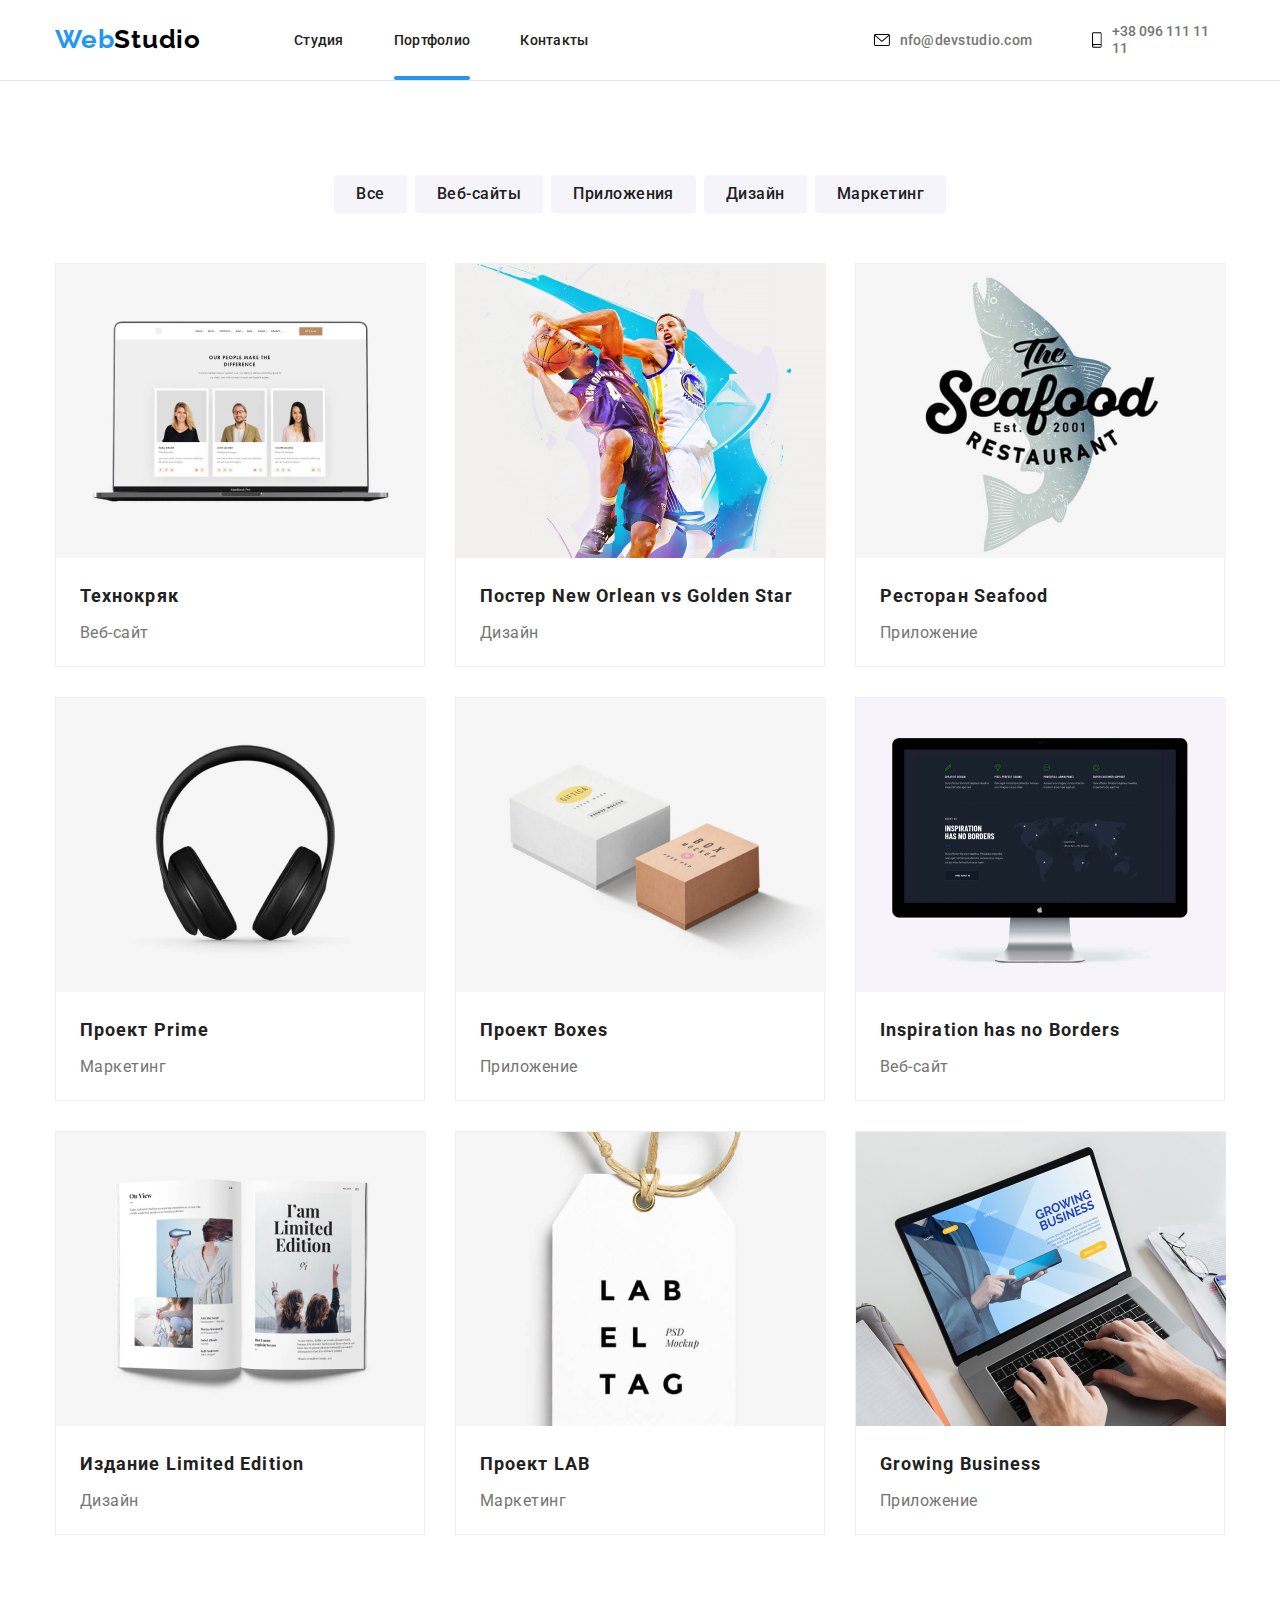
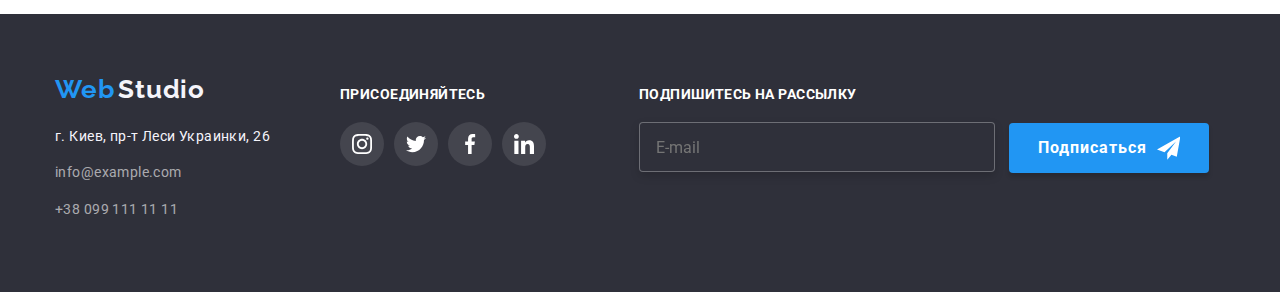
<file: portfolio.html>
<!DOCTYPE html>
<html lang="ru">
<head>
    <meta charset="UTF-8">
    <meta http-equiv="X-UA-Compatible" content="IE=edge">
    <meta name="viewport" content="width=device-width, initial-scale=1.0">
    <title>WebStudio</title>
    <link rel="stylesheet" href="https://cdnjs.cloudflare.com/ajax/libs/modern-normalize/1.1.0/modern-normalize.min.css">
    <link rel="stylesheet" href="./css/main.min.css">
    
    <link rel="preconnect" href="https://fonts.googleapis.com">
    <link rel="preconnect" href="https://fonts.gstatic.com" crossorigin>
    <link href="https://fonts.googleapis.com/css2?family=Raleway:wght@700&family=Roboto:wght@400;500;700;900&display=swap" rel="stylesheet">  
</head>
<body>
    <header class="page-header">
        <div class="conteiner page-header_conteiner">
         
            <a href="index.html" class="logo logo--accent is-open"><span class="web web--accent">Web</span>Studio</a>
      
    
            <div class="menu-conteiner">     
    
               <button type="button"
                class="menu-button js-open-menu"
                aria-expanded="false"
                aria-controls="mobile-menu"
                    data-menu-button>
                    <svg 
                         width="40px" 
                         height="40px"
                         aria-label="переключатель мобильного меню"
                    >
                            <!-- <use class="icon-menu" href="./img/SVG/icons.svg#close-menu"></use> -->
                            <use class="icon-close" href="./img/SVG/icons.svg#menu"></use>
                              
    
                    </svg>
                </button>
            </div>
    
                <div class="mobile-menu js-menu-container" id="mobile-menu">
    
                    <button type="button"
                    class="overlay-button js-close-menu"
                    aria-expanded="false"
                    aria-controls="mobile-menu"
                        data-menu-button>
                        <svg 
                             width="40px" 
                             height="40px"
                             aria-label="переключатель мобильного меню"
                        >
                                <use class="icon-menu" href="./img/SVG/icons.svg#close-menu"></use>
                                <!-- <use class="icon-close" href="./img/SVG/icons.svg#menu"></use> -->
                                  
        
                        </svg>
                    </button>   
    
                    <nav class="conteiner-nav"> 
                        <ul class="site-nav list">
                             <li class="site-nav_item">
                                 <a class="site-nav_link"  href="index.html">Студия</a>
                             </li>
                             <li class="site-nav_item">
                                 <a class="site-nav_link site-nav_link--activ current" href="portfolio.html">Портфолио</a>
                             </li>
                             <li class="site-nav_item">
                                 <a class="site-nav_link" href="#">Контакты</a>
                             </li>
                        </ul>
                    </nav>
                    <ul class="list-contacts list">
                <li class="list-contacts__item">
                    <a class="list-contacts__register" href="mailto:nfo@devstudio.com">
                        <svg class="list-contacts__mail">
                            <use href="./img/SVG/icons.svg#envelope"></use>
                        </svg> 
                        nfo@devstudio.com
                    </a>
                </li>
                <li class="list-contacts__item">
                   <a class="list-contacts__phone" href="tel:+380961111111">
                        <svg class="list-contacts__tell">
                            <use href="./img/SVG/icons.svg#smartphone"></use>
                        </svg> 
                        +38 096 111 11 11
                    </a>
                </li>
                     </ul>
    
                     <ul class="social-network">
    
                        <li class="social-network__item"><a href="#" class="social-network__text">Instagram</a></li>
                        <li class="social-network__item"><a href="#" class="social-network__text">Twitter</a></li>
                        <li class="social-network__item"><a href="#" class="social-network__text">Facebook</a></li>
                        <li class="social-network__item"><a href="#" class="social-network__text">LinkedIn</a></li>
                    </ul>
    
        
    
    
                </div>
    
                
       
    </div>
    </header>
    
    

<main>
    <section class="section-examples">
        <div class="conteiner">
            <ul class="button-conteiner">
                <li class="button-conteiner__item"><button class="button-conteiner__bar" type="button">Все</button></li>
                <li class="button-conteiner__item"><button class="button-conteiner__bar" type="button">Веб-сайты</button></li>
                <li class="button-conteiner__item"><button class="button-conteiner__bar" type="button">Приложения</button></li>
                <li class="button-conteiner__item"><button class="button-conteiner__bar" type="button">Дизайн</button></li>
                <li class="button-conteiner__item"><button class="button-conteiner__bar" type="button">Маркетинг</button></li>
            </ul>
     
            <ul class="examples-conteiner">
                <li class="examples-conteiner__border">
                    <div class="examples-conteiner__img">
                        <img 
                         srcset="./img/Технокряк@2x.jpg 2x"
                         src="./img/Технокряк.jpg"
                         class="examples-conteiner__picture"
                         alt="Веб-сайт">
                            <div class="examples-conteiner__overlay">
                                <div class="examples-conteiner__item">
                                    <p class="examples-conteiner__paragraph"> Ресурс предлагает комплексные предложения с разным уровнем функционала и сервисов. Все это позволит посетителю получить исчерпывающие сведения о компании или частном лице</p>
                                </div>
                            </div>
                    </div>  

                    <div class="examples-table">   
                        <h3 class="examples-table__title">Технокряк</h3>
                        <p class="examples-table__text">Веб-сайт</p>
                    </div>
                </li>
           
                <li class="examples-conteiner__border">
                    <div class="examples-conteiner__img">
                        <img 
                         srcset="./img/Постер@2x.jpg 2x"
                         src="./img/Постер.jpg"
                         class="examples-conteiner__picture"
                         alt="Дизайн">
                            <div class="examples-conteiner__overlay">
                                <div class="examples-conteiner__item">
                                    <p class="examples-conteiner__paragraph"> Ресурс предлагает комплексные предложения с разным уровнем функционала и сервисов. Все это позволит посетителю получить исчерпывающие сведения о компании или частном лице</p>   
                                </div>
                            </div>
                    </div>  

                    <div class="examples-table">
                        <h3 class="examples-table__title">Постер New Orlean vs Golden Star</h3>
                        <p class="examples-table__text">Дизайн</p>
                    </div>
                </li>

                <li class="examples-conteiner__border">
                    <div class="examples-conteiner__img">
                        <img 
                            srcset="./img/Ресторан@2x.jpg 2x"
                            src="./img/Ресторан.jpg"
                            class="examples-conteiner__picture"
                            alt="Приложение" >
                            <div class="examples-conteiner__overlay">
                                <div class="examples-conteiner__item">
                                    <p class="examples-conteiner__paragraph"> Ресурс предлагает комплексные предложения с разным уровнем функционала и сервисов. Все это позволит посетителю получить исчерпывающие сведения о компании или частном лице</p>
                                </div>
                            </div>
                    </div>
                    <div class="examples-table">
                        <h3 class="examples-table__title">Ресторан Seafood</h3>
                        <p class="examples-table__text">Приложение</p>
                    </div>
                </li>

                <li class="examples-conteiner__border">
                    <div class="examples-conteiner__img">
                        <img
                            srcset="./img/prime@2x.jpg 2x"
                            src="./img/prime.jpg"
                            class="examples-conteiner__picture"
                            alt="Маркетинг" >
                            <div class="examples-conteiner__overlay">
                                <div class="examples-conteiner__item">
                                    <p class="examples-conteiner__paragraph"> Ресурс предлагает комплексные предложения с разным уровнем функционала и сервисов. Все это позволит посетителю получить исчерпывающие сведения о компании или частном лице</p>
                                </div>
                            </div>
                    </div>
                    <div class="examples-table">
                        <h3 class="examples-table__title">Проект Prime</h3>
                        <p class="examples-table__text">Маркетинг</p>
                    </div>
                </li>

                <li class="examples-conteiner__border">
                    <div class="examples-conteiner__img">
                        <img
                             srcset="./img/boxes@2x.jpg 2x"
                             src="./img/boxes.jpg"
                             class="examples-conteiner__picture"
                             alt="Приложение" >
                            <div class="examples-conteiner__overlay">
                                <div class="examples-conteiner__item">
                                    <p class="examples-conteiner__paragraph"> Ресурс предлагает комплексные предложения с разным уровнем функционала и сервисов. Все это позволит посетителю получить исчерпывающие сведения о компании или частном лице</p>
                                </div>
                            </div>
                    </div>
                    <div class="examples-table">
                        <h3 class="examples-table__title">Проект Boxes</h3>
                        <p class="examples-table__text">Приложение</p>
                    </div>
                </li>

                <li class="examples-conteiner__border">
                    <div class="examples-conteiner__img">
                        <img 
                            srcset="./img/Borders@2x.jpg 2x"
                            src="./img/Borders.jpg"
                            class="examples-conteiner__picture"
                            alt="Веб-сайт">
                            <div class="examples-conteiner__overlay">
                                <div class="examples-conteiner__item">
                                <p class="examples-conteiner__paragraph"> Ресурс предлагает комплексные предложения с разным уровнем функционала и сервисов. Все это позволит посетителю получить исчерпывающие сведения о компании или частном лице</p>
                                </div>
                            </div>
                    </div>
                    <div class="examples-table">
                        <h3 class="examples-table__title">Inspiration has no Borders</h3>
                        <p class="examples-table__text">Веб-сайт</p>
                    </div>
                </li>

                <li class="examples-conteiner__border">
                    <div class="examples-conteiner__img">
                        <img 
                            srcset="./img/Издание@2x.jpg 2x"
                            src="./img/Издание.jpg"
                            class="examples-conteiner__picture"
                            alt="Дизайн">
                            <div class="examples-conteiner__overlay">
                                <div class="examples-conteiner__item">
                                    <p class="examples-conteiner__paragraph"> Ресурс предлагает комплексные предложения с разным уровнем функционала и сервисов. Все это позволит посетителю получить исчерпывающие сведения о компании или частном лице</p>
                                </div>
                            </div>
                    </div>
                    <div class="examples-table">
                        <h3 class="examples-table__title">Издание Limited Edition</h3>
                        <p class="examples-table__text">Дизайн</p>
                    </div>
                </li>

                <li class="examples-conteiner__border">
                    <div class="examples-conteiner__img">
                        <img
                        srcset="./img/Проект@2x.jpg 2x"
                        src="./img/Проект.jpg"
                        class="examples-conteiner__picture" 
                        alt="Маркетинг">
                            <div class="examples-conteiner__overlay">
                                <div class="examples-conteiner__item">
                                    <p class="examples-conteiner__paragraph"> Ресурс предлагает комплексные предложения с разным уровнем функционала и сервисов. Все это позволит посетителю получить исчерпывающие сведения о компании или частном лице</p>
                                </div>
                            </div>
                    </div>
                    <div class="examples-table">
                        <h3 class="examples-table__title">Проект LAB</h3>
                        <p class="examples-table__text">Маркетинг</p>
                    </div>
                </li>

                <li class="examples-conteiner__border">
                    <div class="examples-conteiner__img">
                        <img 
                          srcset="./img/Business@2x.jpg 2x"
                          src="./img/Business.jpg"
                          class="examples-conteiner__picture" 
                          alt="Приложение">
                            <div class="examples-conteiner__overlay">
                                <div class="examples-conteiner__item">
                                    <p class="examples-conteiner__paragraph"> Ресурс предлагает комплексные предложения с разным уровнем функционала и сервисов. Все это позволит посетителю получить исчерпывающие сведения о компании или частном лице</p>
                                </div>
                            </div>
                    </div>
                    <div class="examples-table">
                        <h3 class="examples-table__title">Growing Business</h3>
                        <p class="examples-table__text">Приложение</p>
                   </div>
                </li>
            </ul>
        </div>
    </section>
</main>

<footer class="section-footer">
    <div class="section-footer__box conteiner">
        <div class="section-footer__conteiner">

             <div class="footer-aside">

                 <div class="box-logo footer_logo">
                     <span class="web web--color">Web</span> <span class="logo logo--color">Studio</span>
                 </div>
                 <address class="footer-address"> 
                     <p class="address">г. Киев, пр-т Леси Украинки, 26</p>
                         <ul class="footer-items">
                             <li class="footer-items__item">
                                <a class="footer-items__contact" href="mailto:info@example.com">info@example.com</a>
                             </li>
                             <li class="footer-items__item">
                                 <a class="footer-items__contact" href="tel:+380991111111">+38 099 111 11 11</a>
                             </li>
                         </ul>
                 </address>
             </div>
     
             <div class="footer-networks">
    
            <div class="footer-networks__holder">
                <h3 class="footer-networks__title">присоединяйтесь</h3>
                    <ul class="box">
                        <li>
                            <a href="#"  class="box__button box__button--color">
                                <svg class="box__icon box__icon--color">
                                    <use href="./img/SVG/icons.svg#instagram"></use>
                                </svg>  
                            </a>
                        </li>
                        <li>
                            <a href="#"  class="box__button box__button--color">
                                <svg class="box__icon box__icon--color">
                                    <use href="./img/SVG/icons.svg#twitter"></use>
                                </svg>  
                            </a>
                        </li>
                        <li>
                            <a href="#"  class="box__button box__button--color">
                                <svg class="box__icon box__icon--color">
                                    <use href="./img/SVG/icons.svg#facebook"></use>
                                </svg>  
                            </a>
                        </li>
                        <li>
                            <a href="#"  class="box__button box__button--color">
                                <svg class="box__icon box__icon--color">
                                    <use href="./img/SVG/icons.svg#linkedin"></use>
                                </svg>  
                            </a>
                        </li>
                    </ul>
            </div>
             </div>

       </div>

        <div class="footer-subscribe">
            <h3 class="footer-subscribe__title">Подпишитесь на рассылку</h3>
                <form>
                    <input type="email" name="email" id="email" placeholder="E-mail" class="footer-subscribe__email">
                    <button type="submit" class="footer-subscribe__button">
                        <span class="footer-subscribe__text">Подписаться</span>
                            <svg class="footer-subscribe__icon">
                                <use href="./img/SVG/icons.svg#iconsend"></use>
                          </svg>
                    </button>
                </form>
        </div>

    </div>
</footer>

<script src="./js/menu.js"></script> 
</body>
</html>
</file>
<file: css/main.min.css>
html{box-sizing:border-box}*,*::before,*::after{box-sizing:inherit}ol,ul,li{margin:0;padding:0}h1,h2,h3,h4,h5,h6{margin:0;padding:0}p{margin:0;padding:0}a{display:inline-block}body{font-family:"Roboto",sans-serif;background-color:#fff}body.modal-open{overflow:hidden}.conteiner{padding-left:15px;padding-right:15px;margin-left:auto;margin-right:auto}@media screen and (min-width: 480px){.conteiner{width:480px}}@media screen and (min-width: 768px){.conteiner{width:768px}}@media screen and (min-width: 1200px){.conteiner{width:1200px}}.web{font-family:"Raleway";font-style:normal;font-weight:700;font-size:26px;line-height:1.2;letter-spacing:.03em;color:#2196f3;text-decoration:none}.logo{font-family:"Raleway";font-style:normal;font-weight:700;font-size:26px;line-height:1.2;letter-spacing:.03em;color:#000;text-decoration:none;transition:color 250ms cubic-bezier(0.4, 0, 0.2, 1)}.examples-conteiner,.button-conteiner,.section-clients__list,.section-team__list,.section-post__item,.footer-items,.list-contacts,.site-nav{list-style:none}.page-header{border-bottom:1px solid #e5e5e5;position:relative}@media screen and (max-width: 767px){.page-header_conteiner{display:flex;align-items:center;justify-content:space-between;height:60px}}@media screen and (min-width: 768px){.page-header_conteiner{display:flex;align-items:center;height:80px}}@media screen and (min-width: 1200px){.page-header_conteiner{display:flex;align-items:center;height:80px}}.logo--accent:hover,.logo--accent:focus{color:#2196f3}@media screen and (min-width: 768px){.site-nav{display:block;display:flex;align-items:center;margin-left:69px;margin-bottom:0px}}@media screen and (min-width: 1200px){.site-nav{display:block;display:flex;align-items:center;margin-left:93px}}.site-nav_link{display:block;font-style:normal;font-weight:500;font-size:14px;line-height:1.2;letter-spacing:.02em;color:#212121;text-decoration:none;transition:color 250ms cubic-bezier(0.4, 0, 0.2, 1)}.site-nav_link:hover,.site-nav_link:focus{color:#2196f3}@media screen and (max-width: 767px){.site-nav_link{font-size:40px}}@media screen and (min-width: 768px){.site-nav_link{padding-bottom:32px;padding-top:32px}}@media screen and (max-width: 767px){.site-nav_link--activ{color:#2196f3}}.site-nav_item{position:relative}@media screen and (max-width: 767px){.site-nav_item{margin-bottom:37px}}@media screen and (min-width: 768px){.site-nav_item+.site-nav_item{margin-left:50px}}.current:after{position:absolute;display:block;content:" ";width:100%;height:4px;border-radius:2px;background-color:#2196f3;bottom:0;left:0}@media screen and (max-width: 767px){.current:after{display:none}}@media screen and (max-width: 767px){.list-contacts{display:flex;flex-direction:column-reverse;margin-bottom:64px}}@media screen and (min-width: 768px){.list-contacts{display:flex;flex-flow:column;gap:10px;margin-left:84px}}@media screen and (min-width: 1200px){.list-contacts{display:flex;flex-direction:revert;align-items:center;margin-left:285px}}@media screen and (min-width: 1200px){.list-contacts__item+.list-contacts__item{margin-left:50px}}.list-contacts__register{display:flex;font-style:normal;font-weight:500;font-size:14px;line-height:1.2;letter-spacing:.02em;color:#757575;text-decoration:none;align-items:center;transition:color 250ms cubic-bezier(0.4, 0, 0.2, 1)}@media screen and (min-width: 1200px){.list-contacts__register{justify-content:center}}.list-contacts .list-contacts__register:hover,.list-contacts .list-contacts__register:focus{color:#2196f3}.list-contacts__register:hover,.list-contacts__register:focus{color:#2196f3}@media screen and (max-width: 767px){.list-contacts__register{font-size:24px}}.list-contacts__phone{display:flex;font-style:normal;font-weight:500;font-size:14px;line-height:1.2;color:#757575;text-decoration:none;align-items:center;transition:color 250ms cubic-bezier(0.4, 0, 0.2, 1)}.list-contacts__phone:hover,.list-contacts__phone:focus{color:#2196f3}@media screen and (min-width: 1200px){.list-contacts__phone{justify-content:center}}@media screen and (max-width: 767px){.list-contacts__phone{font-size:34px;margin-bottom:32px;color:#2196f3}}.list-contacts__mail{width:16px;height:12px;margin-right:10px;cursor:pointer;transition:fill 250ms cubic-bezier(0.4, 0, 0.2, 1)}.list-contacts__mail:hover,.list-contacts__mail:focus{fill:#2196f3}.list-contacts__register:hover .list-contacts__mail,.list-contacts__register:focus .list-contacts__mail{fill:#2196f3}@media screen and (max-width: 767px){.list-contacts__mail{display:none}}.list-contacts__tell{width:10px;height:16px;margin-right:10px;cursor:pointer;transition:fill 250ms cubic-bezier(0.4, 0, 0.2, 1)}.list-contacts__tell:hover,.list-contacts__tell:focus{fill:#2196f3}.list-contacts__phone:hover .list-contacts__tell,.list-contacts__phone:focus .list-contacts__tell{fill:#2196f3}@media screen and (max-width: 767px){.list-contacts__tell{display:none}}.section-footer{padding-top:60px;padding-bottom:60px;background-color:#2f303a}@media screen and (min-width: 1200px){.section-footer__box{display:flex}}@media screen and (min-width: 480px){.section-footer__conteiner{display:block}}@media screen and (min-width: 768px){.section-footer__conteiner{display:flex;justify-content:space-around}}@media screen and (min-width: 1200px){.section-footer__conteiner{display:flex;justify-content:space-around}}@media screen and (max-width: 767px){.footer-aside{display:block}}@media screen and (min-width: 768px){.footer-aside{text-align:center}}@media screen and (min-width: 1200px){.footer-aside{display:block;text-align:left}}.web--color{color:#2196f3}.logo--color{color:#f5f4fa}.footer_logo{margin-left:auto;margin-right:auto;margin-bottom:20px}@media screen and (max-width: 767px){.footer_logo{text-align:center}}@media screen and (max-width: 767px){.footer-items__item{margin-left:auto;margin-right:auto}}@media screen and (min-width: 1200px){.footer-items__item{text-align:left}}.footer-networks{display:flex;margin-top:12px;justify-content:center}@media screen and (min-width: 1200px){.footer-networks{display:flex;margin-left:70px}}.footer-networks__holder{display:block}@media screen and (max-width: 767px){.footer-networks__holder{margin-bottom:70px}}.footer-networks__title{font-style:normal;font-weight:700;font-size:14px;line-height:1.2;letter-spacing:.03em;text-transform:uppercase;color:#fff;margin-bottom:20px}@media screen and (max-width: 767px){.footer-networks__title{text-align:center}}@media screen and (min-width: 768px){.footer-networks__title{text-align:center}}@media screen and (min-width: 1200px){.footer-networks__title{text-align:left}}.box{display:flex;width:206px;height:44px;list-style:none;margin-left:auto;margin-right:auto;justify-content:space-between}.box__button{border:none;width:44px;height:44px;padding:12px;background-color:#fff;border-radius:120px;cursor:pointer;transition:background-color 250ms cubic-bezier(0.4, 0, 0.2, 1)}.box__button:hover,.box__button:focus{background-color:#2196f3}.box__button--color{background-color:rgba(255,255,255,.1)}.box__icon{width:20px;height:20px;cursor:pointer;fill:#afb1b8;transition:fill 250ms cubic-bezier(0.4, 0, 0.2, 1)}.box__icon:hover,.box__icon:focus{fill:#fff}.box__button:hover .box__icon,.box__button:focus .box__icon{fill:#fff}.box__icon--color{fill:#fff}.footer-subscribe{display:block;margin-top:12px;margin-bottom:20px;padding:0;height:150px}@media screen and (min-width: 1200px){.footer-subscribe{display:block;width:570px;height:86px;margin-left:93px}}.footer-subscribe__title{font-style:normal;font-weight:700;font-size:14px;line-height:1.2;letter-spacing:.03em;text-transform:uppercase;margin-bottom:20px;color:#fff}@media screen and (max-width: 767px){.footer-subscribe__title{text-align:center}}@media screen and (min-width: 768px){.footer-subscribe__title{text-align:center}}@media screen and (min-width: 1200px){.footer-subscribe__title{text-align:left}}.footer-subscribe__email{display:block;height:50px;border:1px solid rgba(255,255,255,.3);filter:drop-shadow(0px 4px 4px rgba(0, 0, 0, 0.15));border-radius:4px;background:#2f303a;padding-top:15px;padding-bottom:15px;padding-left:16px;color:rgba(255,255,255,.6)}@media screen and (max-width: 479px){.footer-subscribe__email{margin-left:auto;margin-right:auto;margin-bottom:20px;width:100%}}@media screen and (min-width: 480px){.footer-subscribe__email{width:450px;margin-bottom:20px}}@media screen and (min-width: 767px){.footer-subscribe__email{margin-left:auto;margin-right:auto;margin-bottom:20px}}@media screen and (min-width: 1200px){.footer-subscribe__email{display:inline-block;width:356px;margin-right:10px}}.footer-subscribe__button{align-items:center;justify-content:center;width:200px;height:50px;padding:10px 29px;background:#2196f3;box-shadow:0px 4px 4px rgba(0,0,0,.15);border-radius:4px;border:none;cursor:pointer;margin:0}@media screen and (max-width: 479px){.footer-subscribe__button{display:flex;margin-left:auto;margin-right:auto}}@media screen and (min-width: 480px){.footer-subscribe__button{display:flex;margin-left:auto;margin-right:auto}}@media screen and (min-width: 768px){.footer-subscribe__button{display:flex;margin-left:auto;margin-right:auto}}@media screen and (min-width: 1200px){.footer-subscribe__button{display:inline-flex}}.footer-subscribe__text{display:block;font-style:normal;font-weight:700;font-size:16px;line-height:1.9;letter-spacing:.06em;color:#fff;margin-right:10px}.footer-subscribe__icon{display:block;width:24px;height:24px;-o-object-fit:cover;object-fit:cover;background-size:cover;margin:0;bottom:0}.address{font-style:normal;font-weight:400;font-size:14px;line-height:1.7;letter-spacing:.03em;color:#f5f4fa;margin-bottom:9px}@media screen and (max-width: 767px){.address{text-align:center}}@media screen and (max-width: 767px){.footer-items{flex-direction:column;display:flex;margin-bottom:60px}}.footer-items__contact{font-style:normal;font-weight:400;font-size:14px;line-height:2;letter-spacing:.03em;color:rgba(255,255,255,.6);text-decoration:none;margin-bottom:9px;transition:color 250ms cubic-bezier(0.4, 0, 0.2, 1)}.footer-items__contact:hover,.footer-items__contact:focus{color:#2196f3}.conteiner-fon{max-width:1600px;margin-left:auto;margin-right:auto;background-image:linear-gradient(to right, rgba(85, 62, 62, 0.5), rgba(49, 40, 49, 0.5), rgba(55, 61, 55, 0.5)),url(../img/Fon.jpg);background-position:center;background-size:cover;background-repeat:no-repeat}@media(min-device-pixel-ratio),(-webkit-min-device-pixel-ratio: 2),(min-resolution: 2dppx),(min-resolution: 192dpi){.conteiner-fon{background-image:linear-gradient(to right, rgba(85, 62, 62, 0.5), rgba(49, 40, 49, 0.5), rgba(55, 61, 55, 0.5)),url(../img/Fon@2x.jpg)}}.section-hero{text-align:center}@media screen and (max-width: 387px){.section-hero{padding-top:112px;padding-bottom:112px}}@media screen and (min-width: 388px){.section-hero{padding-top:118px;padding-bottom:118px}}@media screen and (min-width: 1200px){.section-hero{padding-top:200px;padding-bottom:200px}}.section-hero__caption{margin-left:auto;margin-right:auto;margin-bottom:30px;font-style:normal;font-weight:900;font-size:44px;line-height:1.4;text-align:center;letter-spacing:.06em;text-transform:uppercase;color:#fff}@media screen and (max-width: 767px){.section-hero__caption{width:auto;font-size:26px}}@media screen and (min-width: 768px){.section-hero__caption{width:360px;font-size:26px}}@media screen and (min-width: 1200px){.section-hero__caption{width:696px;font-size:44px}}.section-hero__button{padding:10px 32px;font-style:normal;font-weight:700;font-size:16px;line-height:1.9;align-items:center;text-align:center;letter-spacing:.06em;color:#f5f4fa;background-color:#2196f3;min-width:200px;height:50px;border-radius:4px;cursor:pointer;border:rgba(0,0,0,0)}.section-hero__button:hover,.section-hero__button:focus{box-shadow:0px 4px 4px rgba(0,0,0,.15)}.section-post{text-align:center}@media screen and (max-width: 767px){.section-post{padding-bottom:60px;padding-top:60px}}@media screen and (min-width: 768px){.section-post__list{display:flex;flex-wrap:wrap;margin:-15px;padding-bottom:60px;padding-top:60px}}@media screen and (min-width: 1200px){.section-post__list{display:flex;margin:-15px;padding-bottom:94px;padding-top:94px}}.section-post__item{text-align:left;margin-bottom:30px}.section-post__item:last-child{margin-bottom:0px}@media screen and (min-width: 768px){.section-post__item{flex-basis:calc((100% - 60px)/2);margin:15px}}@media screen and (min-width: 1200px){.section-post__item{flex-basis:calc((100% - 120px)/4);margin:15px}}.section-post__conteiner{background-repeat:no-repeat;background-position:center;background-color:#f5f4fa;border-radius:4px;margin-bottom:30px;display:flex;justify-content:center;align-items:center;height:120px}.section-post__icon{width:70px;height:70px}.section-post__title{margin-bottom:10px;font-style:normal;font-weight:700;font-size:14px;line-height:1.2;letter-spacing:.03em;text-transform:uppercase;color:#212121}@media screen and (max-width: 767px){.section-post__title{text-align:center}}.section-post__text{font-style:normal;font-weight:400;font-size:14px;line-height:1.7;letter-spacing:.03em;color:#757575}.section-work{display:none}@media screen and (min-width: 1200px){.section-work{display:flex;padding-bottom:94px}}.section-work__caption{margin-bottom:50px;font-style:normal;font-weight:700;font-size:36px;line-height:1.2;text-align:center;letter-spacing:.03em;color:#212121}.section-work__conteiner{display:flex;gap:30px}.section-work__overlay{position:relative}.section-work__img{display:flex}.section-work__icon{width:100%}.section-work__tip{display:flex;width:100%;height:70px;background:rgba(47,48,58,.8);justify-content:center;align-items:center;position:absolute;bottom:0;left:0}.section-work__text{display:block;font-style:normal;font-weight:700;font-size:14px;line-height:1.2;text-align:center;letter-spacing:.03em;text-transform:uppercase;color:#fff}.section-team{padding-bottom:94px;padding-top:94px;margin-left:auto;margin-right:auto;background-color:#f5f4fa}@media screen and (max-width: 1199px){.section-team{padding-bottom:60px;padding-top:60px}}.section-team__caption{font-style:normal;font-weight:700;font-size:28px;line-height:1.2;text-align:center;letter-spacing:.03em;color:#212121;margin-bottom:30px}@media screen and (min-width: 1200px){.section-team__caption{font-size:36px;margin-bottom:50px}}@media screen and (min-width: 768px){.section-team__list{display:flex;flex-wrap:wrap;margin:-15px}}@media screen and (min-width: 1200px){.section-team__list{display:flex;flex-wrap:nowrap}}.section-team__subtitle{border:#fff;box-shadow:0px 1px 3px rgba(0,0,0,.12),0px 1px 1px rgba(0,0,0,.14),0px 2px 1px rgba(0,0,0,.2);border-radius:0px 0px 4px 4px;background:#fff;padding-bottom:24px}@media screen and (max-width: 767px){.section-team__subtitle{max-height:622px;margin-bottom:30px}.section-team__subtitle:last-child{margin-bottom:0px}}@media screen and (min-width: 768px){.section-team__subtitle{flex-basis:calc((100% - 60px)/2);margin:15px}}@media screen and (min-width: 1200px){.section-team__subtitle{justify-content:space-between}}.section-team__picture{margin-bottom:30px;width:100%}.section-team__name{margin-bottom:10px;font-style:normal;font-weight:500;font-size:16px;line-height:1.2;text-align:center;letter-spacing:.03em;color:#212121}.section-team__job{margin-bottom:16px;font-family:"Roboto";font-style:normal;font-weight:400;font-size:16px;line-height:1.2;text-align:center;letter-spacing:.03em;color:#757575}@media screen and (max-width: 1199px){.section-clients{padding-bottom:60px;padding-top:60px}}@media screen and (min-width: 1200px){.section-clients{padding-top:94px;padding-bottom:113px}}.section-clients__caption{font-style:normal;font-weight:700;font-size:28px;line-height:1.2;text-align:center;letter-spacing:.03em;color:var(--primary-text-color);margin-bottom:30px}@media screen and (min-width: 1200px){.section-clients__caption{font-size:36px;margin-bottom:50px}}.section-clients__subtitle{display:flex;list-style:none;border:1px solid #afb1b8;border-radius:4px;align-items:center;cursor:pointer;justify-content:center;height:92px;transition:border-color 250ms cubic-bezier(0.4, 0, 0.2, 1)}.section-clients__subtitle:hover,.section-clients__subtitle:focus{border-color:#2196f3}.section-clients__list{display:flex;flex-wrap:wrap;margin:-15px}@media screen and (min-width: 768px){.section-clients__list{display:flex;flex-wrap:wrap;margin:-15px}}@media screen and (min-width: 1200px){.section-clients__list{display:flex;flex-wrap:wrap;margin:-15px}}.section-clients__item{flex-basis:calc((100% - 60px)/2);margin:15px}@media screen and (min-width: 768px){.section-clients__item{flex-basis:calc((100% - 90px)/3);margin:15px}}@media screen and (min-width: 1200px){.section-clients__item{flex-basis:calc((100% - 180px)/6);margin:15px}}.section-clients__logo{display:block;width:106px;height:60px;fill:#afb1b8;cursor:pointer;transition:fill 250ms cubic-bezier(0.4, 0, 0.2, 1)}.section-clients__subtitle:hover .section-clients__logo,.section-clients__subtitle:focus .section-clients__logo{fill:#2196f3}@media screen and (max-width: 767px){.section-examples{padding-top:60px;padding-bottom:60px}}@media screen and (min-width: 768px){.section-examples{padding-top:60px;padding-bottom:60px}}@media screen and (min-width: 1200px){.section-examples{padding-top:94px;padding-bottom:94px}}@media screen and (max-width: 767px){.button-conteiner{display:flex;margin-bottom:40px;flex-wrap:wrap}}@media screen and (min-width: 768px){.button-conteiner{display:flex;justify-content:center;margin-bottom:30px;flex-wrap:wrap}}@media screen and (min-width: 1200px){.button-conteiner{display:flex;justify-content:center;margin-bottom:50px;flex-wrap:wrap}}@media screen and (min-width: 768px){.button-conteiner__item+.button-conteiner__item{margin-left:8px}}@media screen and (min-width: 1200px){.button-conteiner__item+.button-conteiner__item{margin-left:8px}}.button-conteiner__bar{min-width:73px;font-family:"Roboto";font-style:normal;font-weight:500;font-size:16px;line-height:1.6;text-align:center;letter-spacing:.03em;cursor:pointer;background-color:#f5f4fa;color:#212121;border:rgba(0,0,0,0);border-radius:4px;transition:background-color 250ms cubic-bezier(0.4, 0, 0.2, 1),color 250ms cubic-bezier(0.4, 0, 0.2, 1),box-shadow 250ms cubic-bezier(0.4, 0, 0.2, 1)}.button-conteiner__bar:focus,.button-conteiner__bar:hover{background-color:#2196f3;color:#f5f4fa;box-shadow:0 10px 10px -5px rgba(0,0,0,.3)}@media screen and (max-width: 767px){.button-conteiner__bar{flex-basis:calc((100% - 48px)/3);margin:8px;padding:6px 22px}}@media screen and (min-width: 768px){.button-conteiner__bar{padding:6px 22px}}@media screen and (min-width: 768px){.examples-conteiner{display:flex;flex-wrap:wrap;margin:-15px}}@media screen and (min-width: 1200px){.examples-conteiner{display:flex;flex-wrap:wrap;margin:-15px}}.examples-conteiner__border{height:404px;width:450px;border:1px solid #eee;cursor:pointer;transition:box-shadow 250ms cubic-bezier(0.4, 0, 0.2, 1);margin-bottom:30px}.examples-conteiner__border:hover{box-shadow:0px 1px 1px rgba(0,0,0,.12),0px 4px 4px rgba(0,0,0,.06),1px 4px 6px rgba(0,0,0,.16)}@media screen and (max-width: 767px){.examples-conteiner__border{height:404px;width:100%}}@media screen and (min-width: 768px){.examples-conteiner__border{flex-basis:calc((100% - 60px)/2);margin:15px;height:440px;width:354px}}@media screen and (min-width: 1200px){.examples-conteiner__border{flex-basis:calc((100% - 90px)/3);margin:15px;width:370px;height:404px}.examples-conteiner__border:nth-child(n+7){margin-bottom:0px}}.examples-conteiner__img{position:relative;overflow:hidden}@media screen and (max-width: 767px){.examples-conteiner__img{height:auto;max-width:450px}}@media screen and (min-width: 768px){.examples-conteiner__img{height:294px;width:354px}}@media screen and (min-width: 1200px){.examples-conteiner__img{height:294px;width:370px}}.examples-conteiner__picture{display:block;width:100%}@media screen and (max-width: 767px){.examples-conteiner__picture{height:294px}}.examples-conteiner__overlay{width:100%;height:100%;background-color:rgba(33,150,243,.9);position:absolute;z-index:9;transition:transform 250ms cubic-bezier(0.4, 0, 0.2, 1);transform:translateY(100%)}.examples-conteiner__border:hover .examples-conteiner__overlay{transform:translateY(-100%)}.examples-conteiner__item{display:inline-flex;position:absolute;top:50%;left:50%;transform:translate(-50%, -50%)}.examples-conteiner__paragraph{display:block;font-family:"Roboto";font-style:normal;font-weight:400;font-size:18px;line-height:28px;letter-spacing:.03em;color:#fff;width:322px;height:168px}.examples-table{padding:20px 24px}.examples-table__title{margin-bottom:4px;font-style:normal;font-weight:700;font-size:18px;line-height:2;letter-spacing:.06em;color:#212121}@media screen and (max-width: 400px){.examples-table__title{line-height:1.3}}.examples-table__text{font-style:normal;font-weight:400;font-size:16px;line-height:1.9;letter-spacing:.03em;color:#757575}.backdrop{position:fixed;top:0;left:0;width:100%;height:100%;background-color:rgba(0,0,0,.2);opacity:1;transition:opacity 250ms cubic-bezier(0.4, 0, 0.2, 1);overflow-y:scroll}@media screen and (max-width: 767px){.backdrop{padding-top:48px;padding-bottom:48px;padding-left:40px;padding-right:40px}}.backdrop.is-hidden{opacity:0;transition:opacity 250ms cubic-bezier(0.4, 0, 0.2, 1);pointer-events:none}@media screen and (max-width: 479px){.modal{display:block;height:609px;background-color:#fff;margin:0;padding:0;padding-top:1px}}@media screen and (min-width: 480px){.modal{position:absolute;display:block;width:450px;height:609px;background-color:#fff;top:50%;left:50%;transform:translate(-50%, -50%);margin:0;padding:0}}@media screen and (min-width: 768px){.modal{position:absolute;display:block;width:450px;height:609px;background-color:#fff;top:50%;left:50%;transform:translate(-50%, -50%);margin:0;padding:0}}@media screen and (min-width: 1200px){.modal{position:absolute;display:block;width:528px;height:581px;background-color:#fff;top:50%;left:50%;transform:translate(-50%, -50%);margin:0;padding:0}}.modal-box{display:block;margin:0;margin-left:40px;margin-right:40px;margin-bottom:20px}@media screen and (min-width: 768px){.modal-box{width:370px}}@media screen and (min-width: 1200px){.modal-box{width:448px}}.modal-box-list{list-style-type:none;margin-bottom:20px}.modal-box-item{margin-bottom:10px;display:flex;flex-direction:column}.modal-box-item:last-child{margin-bottom:0}.modal-box-united{position:relative}.modal-box-text{font-style:normal;font-weight:400;font-size:12px;line-height:1.2;letter-spacing:.01em;margin-bottom:4px;color:#757575}.comment-box{resize:none;height:120px;cursor:pointer;padding:12px 16px;border:1px solid rgba(33,33,33,.2);border-radius:4px}.comment-box:hover{border-color:#2196f3}.modal-box-button{display:block;width:200px;height:50px;background:#2196f3;box-shadow:0px 4px 4px rgba(0,0,0,.15);border-radius:4px;border:none;margin-left:auto;margin-right:auto;margin-top:30px;cursor:pointer;font-style:normal;font-weight:700;font-size:16px;line-height:1.9;align-items:center;text-align:center;letter-spacing:.06em;color:#fff}.modal-box-border{border:1px solid rgba(33,33,33,.2);border-radius:4px;width:100%;height:40px;cursor:pointer;padding-left:42px;padding-top:12px;padding-bottom:12px;transition:border 250ms cubic-bezier(0.4, 0, 0.2, 1),border-radius 250ms cubic-bezier(0.4, 0, 0.2, 1)}.modal-box-border:hover{border:1px solid #2196f3;border-radius:4px}@media screen and (max-width: 767px){.modal-box-border{padding-left:30px}}.checkbox-markup{position:relative}.checkbox-input{position:absolute;width:1px;height:1px;margin:-1px;border:0;padding:0;white-space:nowrap;-webkit-clip-path:inset(100%);clip-path:inset(100%);clip:rect(0 0 0 0);overflow:hidden}.checkbox-icon{display:inline-block;position:absolute;width:16px;height:15px;border:2px solid #000;border-radius:2px;background-color:#fff;fill:#fff;background-size:contain;padding:0;transform:translateY(30%);transition:background-color 250ms cubic-bezier(0.4, 0, 0.2, 1),fill 250ms cubic-bezier(0.4, 0, 0.2, 1),border 250ms cubic-bezier(0.4, 0, 0.2, 1),background-origin 250ms cubic-bezier(0.4, 0, 0.2, 1)}@media screen and (max-width: 767px){.checkbox-icon{top:-2px}}@media screen and (min-width: 768px){.checkbox-icon{top:-2px}}@media screen and (min-width: 1200px){.checkbox-icon{left:13px;top:0}}.checkbox-input:checked+.checkbox-icon{background-color:#2196f3;fill:#fff;background-origin:border-box;border:#2196f3}.modal-text{font-style:normal;font-weight:700;font-size:20px;line-height:1.2;text-align:center;letter-spacing:.03em;color:#212121;margin-bottom:12px}.checkbox-text{font-style:normal;font-weight:400;line-height:1.7;letter-spacing:.03em;color:#757575;cursor:pointer}@media screen and (max-width: 767px){.checkbox-text{margin-left:24px;font-size:12px}}@media screen and (min-width: 768px){.checkbox-text{margin-left:24px;font-size:12px}}@media screen and (min-width: 1200px){.checkbox-text{margin-left:36px;font-size:14px}}.checkbox-input-text{font-style:normal;font-weight:400;line-height:1.7;letter-spacing:.03em;-webkit-text-decoration-line:underline;text-decoration-line:underline;color:#2196f3}@media screen and (max-width: 767px){.checkbox-input-text{font-size:12px}}@media screen and (min-width: 768px){.checkbox-input-text{font-size:12px}}@media screen and (min-width: 1200px){.checkbox-input-text{font-size:14px}}.modal-box-icons{position:absolute;top:50%;left:12px;transform:translateY(-50%);width:18px;height:18px;background-size:cover;cursor:pointer;fill:#000;transition:fill 250ms cubic-bezier(0.4, 0, 0.2, 1)}.modal-box-border:hover+.modal-box-icons,.modal-box-border:focus+.modal-box-icons{fill:#2196f3}.close{display:flex;padding:0;width:30px;height:30px;justify-content:center;align-items:center;border-radius:45px;background-color:#fff;margin-top:8px;border:1px solid rgba(0,0,0,.1)}@media screen and (max-width: 479px){.close{margin-left:89%}}@media screen and (min-width: 480px){.close{margin-left:412px}}@media screen and (min-width: 768px){.close{margin-left:412px}}@media screen and (min-width: 1200px){.close{margin-left:490px}}.close-img{display:block;background-size:cover;-o-object-fit:cover;object-fit:cover;fill:#000;cursor:pointer;width:30px;height:30px}.close-img:hover{fill:#2196f3}.box{display:flex;width:206px;height:44px;list-style:none;margin-left:auto;margin-right:auto;justify-content:space-between}.box_button{border:none;width:44px;height:44px;padding:12px;background-color:#fff;border-radius:120px;cursor:pointer;transition:background-color 250ms cubic-bezier(0.4, 0, 0.2, 1)}.box_button:hover,.box_button:focus{background-color:#2196f3}.box_icon{width:20px;height:20px;cursor:pointer;fill:#afb1b8;transition:fill 250ms cubic-bezier(0.4, 0, 0.2, 1)}.box_icon:hover,.box_icon:focus{fill:#fff}.box_button:hover .box_icon,.box_button:focus .box_icon{fill:#fff}@media screen and (max-width: 767px){.menu-conteiner{margin-left:auto}}@media screen and (min-width: 768px){.menu-conteiner{display:none}}.menu-button{min-height:40px;min-width:40px;display:flex;align-items:center;justify-content:center;margin:0;padding:0;background-color:rgba(0,0,0,0);cursor:pointer;border:none;border-radius:50%;outline:none}.menu-button:hover,.menu-button:focus{background-color:rgba(0,0,0,.1)}.overlay-button{min-height:40px;min-width:40px;display:flex;align-items:center;justify-content:center;margin:0;padding:0;background-color:rgba(0,0,0,0);cursor:pointer;border:none;border-radius:50%;outline:none;position:absolute;top:20px;right:15px;color:#fff}@media screen and (min-width: 768px){.overlay-button{display:none}}.icon-menu:hover,.icon-menu:focus{fill:rgba(33,150,243,.9)}@media screen and (max-width: 767px){.mobile-menu{padding:48px 5px 48px 40px;background:#fff;box-shadow:0px 4px 8px rgba(0,0,0,.04),0px 2px 4px rgba(0,0,0,.08),0px 1px 3px rgba(0,0,0,.16);position:fixed;z-index:99;top:0;left:0;width:100vw;height:100vh;transform:translateX(100%);display:flex;flex-direction:column;justify-content:space-between;transition:transform 250ms ease-in-out}.mobile-menu.is-open{transform:translateX(0)}}@media screen and (min-width: 768px){.mobile-menu{display:flex;align-items:center}}@media screen and (min-width: 1200px){.mobile-menu{display:flex;align-items:center}}@media screen and (max-width: 767px){.social-network{display:inline-flex;align-items:center;width:auto;list-style:none}}@media screen and (max-width: 370px){.social-network{flex-wrap:wrap}}@media screen and (min-width: 768px){.social-network{display:none}}.social-network__item{border-right:1px solid #000;padding-right:10px;padding-left:10px}.social-network__item:last-child{border-right:none;padding-right:0}.social-network__item:first-child{padding-left:0}@media screen and (max-width: 296px){.social-network__item:nth-child(3){padding-left:0}}.social-network__text{display:block;font-style:normal;font-weight:500;font-size:16px;line-height:1.2;letter-spacing:.02em;text-decoration:none;color:#2196f3}.social-network__text:hover,.social-network__text:focus{color:rgba(33,150,243,.9)}/*# sourceMappingURL=main.min.css.map */
</file>
